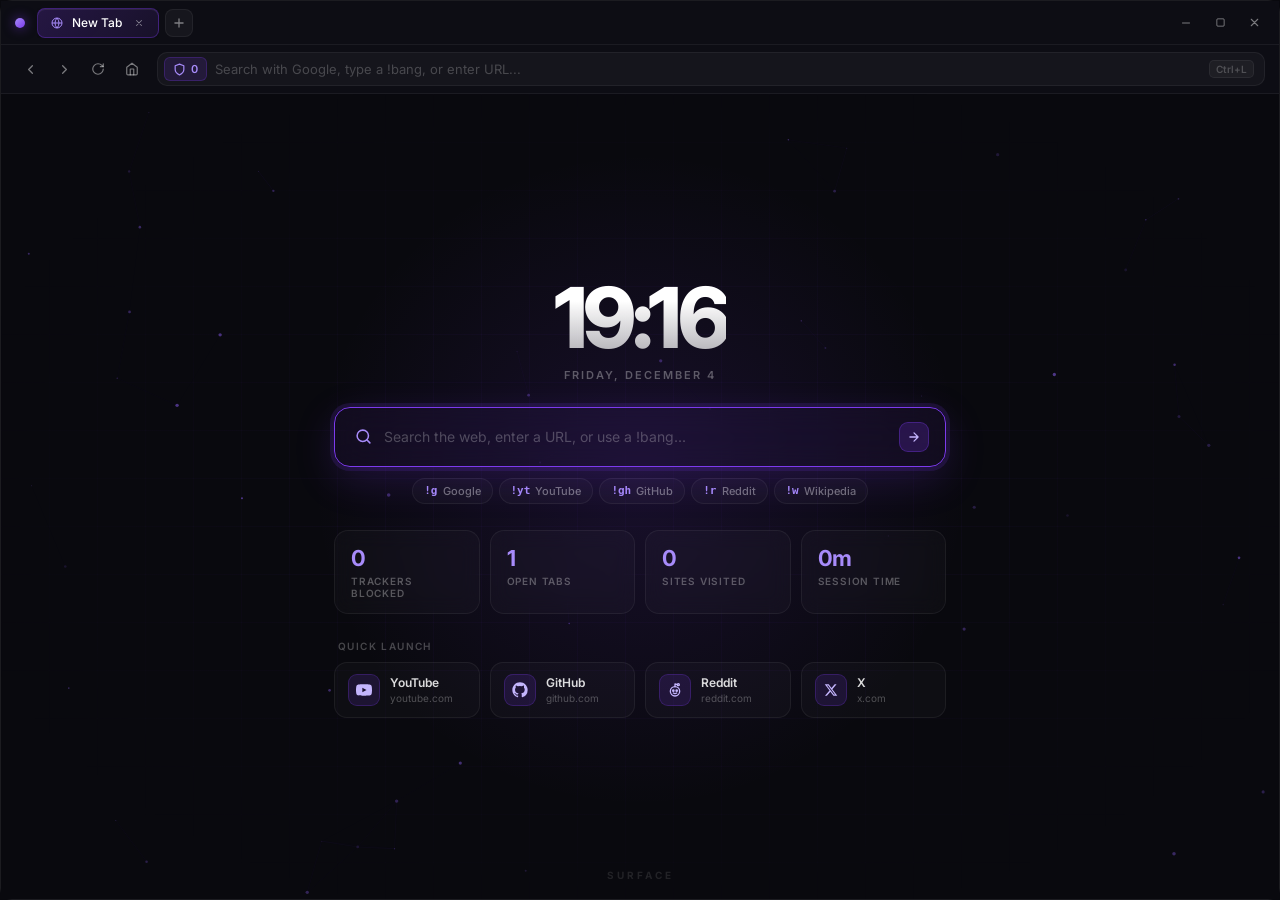
<file: ui/index.html>
<!DOCTYPE html>
<html lang="en">
  <head>
    <meta charset="UTF-8" />
    <meta name="viewport" content="width=device-width, initial-scale=1.0" />
    <title>Surface</title>
    <link rel="stylesheet" href="style.css" />
  </head>
  <body>
    <!-- TITLEBAR -->
    <div id="titlebar" data-tauri-drag-region>
      <div class="app-brand" data-tauri-drag-region>
        <div class="brand-dot"></div>
      </div>

      <div id="tabs">
        <!-- Tabs rendered by main.js -->
      </div>

      <button id="btn-newtab" title="New Tab (Ctrl+T)">
        <svg width="14" height="14" viewBox="0 0 24 24" fill="none" stroke="currentColor" stroke-width="2.2" stroke-linecap="round">
          <path d="M12 5v14M5 12h14"/>
        </svg>
      </button>

      <!-- Drag spacer so empty titlebar area is always draggable -->
      <div class="titlebar-spacer" data-tauri-drag-region></div>

      <div id="controls">
        <button id="btn-minimize" title="Minimize">
          <svg width="12" height="12" viewBox="0 0 24 24" fill="none" stroke="currentColor" stroke-width="2" stroke-linecap="round">
            <path d="M5 12h14"/>
          </svg>
        </button>
        <button id="btn-maximize" title="Maximize">
          <svg width="11" height="11" viewBox="0 0 24 24" fill="none" stroke="currentColor" stroke-width="2" stroke-linejoin="round">
            <rect x="4" y="4" width="16" height="16" rx="2"/>
          </svg>
        </button>
        <button id="btn-close" title="Close">
          <svg width="13" height="13" viewBox="0 0 24 24" fill="none" stroke="currentColor" stroke-width="2" stroke-linecap="round">
            <path d="M18 6 6 18M6 6l12 12"/>
          </svg>
        </button>
      </div>
    </div>

    <!-- NAVBAR -->
    <div id="navbar">
      <div class="nav-actions">
        <button id="nav-back" title="Back">
          <svg width="15" height="15" viewBox="0 0 24 24" fill="none" stroke="currentColor" stroke-width="2" stroke-linecap="round" stroke-linejoin="round">
            <path d="m15 18-6-6 6-6"/>
          </svg>
        </button>
        <button id="nav-forward" title="Forward">
          <svg width="15" height="15" viewBox="0 0 24 24" fill="none" stroke="currentColor" stroke-width="2" stroke-linecap="round" stroke-linejoin="round">
            <path d="m9 18 6-6-6-6"/>
          </svg>
        </button>
        <button id="nav-reload" title="Reload (Ctrl+R)">
          <svg width="14" height="14" viewBox="0 0 24 24" fill="none" stroke="currentColor" stroke-width="2" stroke-linecap="round" stroke-linejoin="round">
            <path d="M21 12a9 9 0 1 1-9-9c2.52 0 4.93 1 6.74 2.74L21 8"/>
            <path d="M21 3v5h-5"/>
          </svg>
        </button>
        <button id="nav-home" title="Home">
          <svg width="14" height="14" viewBox="0 0 24 24" fill="none" stroke="currentColor" stroke-width="2" stroke-linecap="round" stroke-linejoin="round">
            <path d="m3 9 9-7 9 7v11a2 2 0 0 1-2 2H5a2 2 0 0 1-2-2z"/>
            <polyline points="9 22 9 12 15 12 15 22"/>
          </svg>
        </button>
      </div>

      <div class="omnibox">
        <div class="shield-pill" title="Surface Shield Active">
          <svg width="13" height="13" viewBox="0 0 24 24" fill="none" stroke="currentColor" stroke-width="2.2" stroke-linecap="round" stroke-linejoin="round">
            <path d="M12 22s8-4 8-10V5l-8-3-8 3v7c0 6 8 10 8 10z"/>
          </svg>
          <span id="shield-count">0</span>
        </div>

        <span id="bang-indicator" class="bang-pill hidden"></span>

        <input id="urlbar" type="text" placeholder="Search with Google, type a !bang, or enter URL..." spellcheck="false" autocomplete="off" />

        <kbd class="url-shortcut">Ctrl+L</kbd>
      </div>
    </div>

    <!-- CONTENT -->
    <div id="content">
      <iframe id="homepage" src="home.html" frameborder="0"></iframe>
    </div>

    <script src="main.js"></script>
  </body>
</html>
</file>
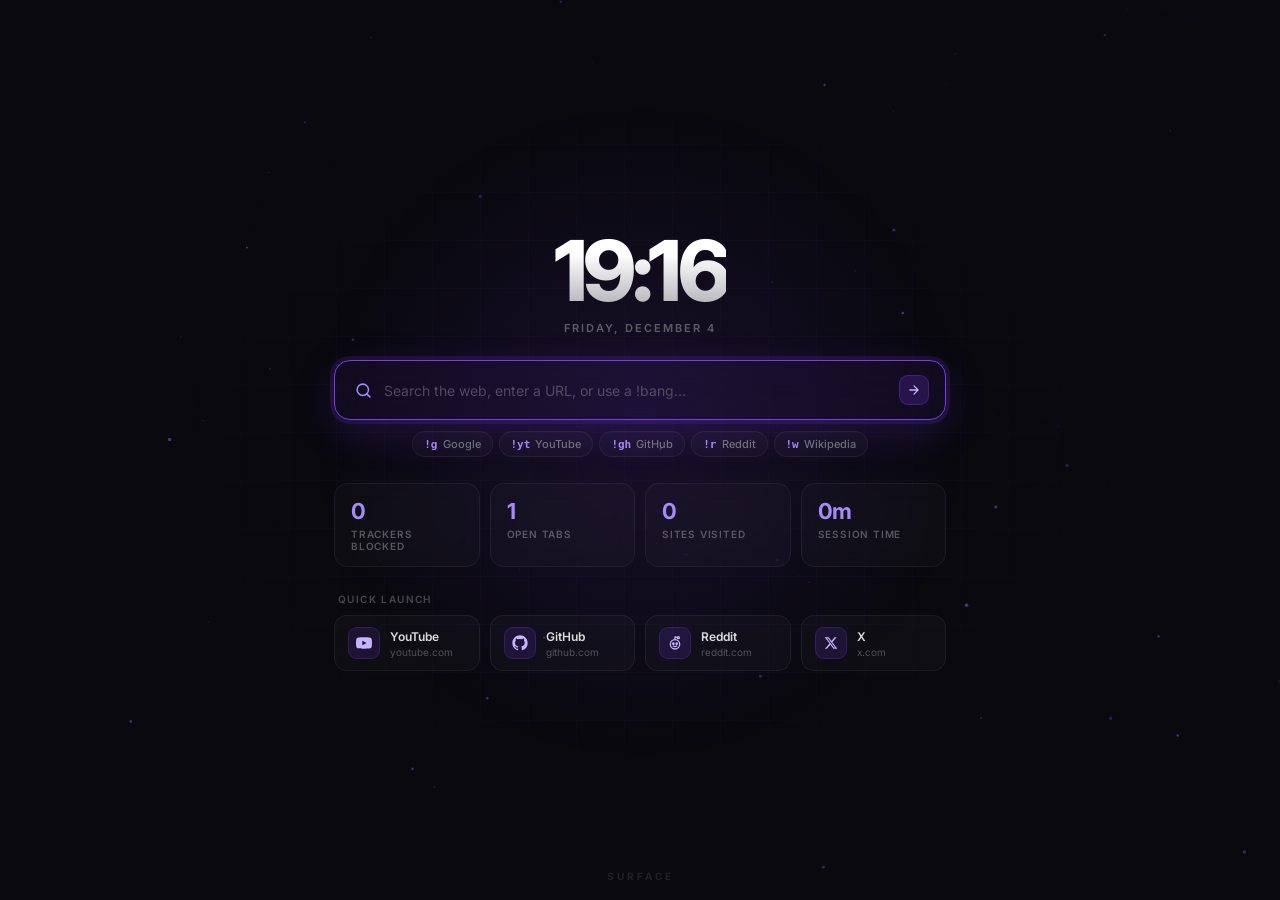
<file: ui/home.html>
<!DOCTYPE html>
<html lang="en">
  <head>
    <meta charset="UTF-8" />
    <meta name="viewport" content="width=device-width, initial-scale=1.0" />
    <title>New Tab</title>
    <style>
      @import url('https://fonts.googleapis.com/css2?family=Inter:wght@300;400;500;600;700;800&display=swap');

      * { margin: 0; padding: 0; box-sizing: border-box; user-select: none; }

      body {
        background: #09090e;
        color: #fff;
        font-family: 'Inter', -apple-system, BlinkMacSystemFont, sans-serif;
        height: 100vh;
        overflow: hidden;
        display: flex;
        flex-direction: column;
        align-items: center;
        justify-content: center;
      }

      /* GRID */
      .grid {
        position: fixed;
        inset: 0;
        background-image:
          linear-gradient(rgba(124, 58, 237, 0.035) 1px, transparent 1px),
          linear-gradient(90deg, rgba(124, 58, 237, 0.035) 1px, transparent 1px);
        background-size: 48px 48px;
        mask-image: radial-gradient(ellipse at center, black 35%, transparent 80%);
        -webkit-mask-image: radial-gradient(ellipse at center, black 35%, transparent 80%);
        pointer-events: none;
        z-index: 0;
      }

      /* PARTICLES */
      canvas {
        position: fixed;
        inset: 0;
        pointer-events: none;
        z-index: 0;
      }

      /* GLOW */
      .glow {
        position: fixed;
        width: 680px;
        height: 680px;
        border-radius: 50%;
        background: radial-gradient(circle, rgba(124, 58, 237, 0.13) 0%, transparent 68%);
        top: 48%;
        left: 50%;
        transform: translate(-50%, -50%);
        pointer-events: none;
        z-index: 0;
      }

      .content {
        position: relative;
        z-index: 1;
        display: flex;
        flex-direction: column;
        align-items: center;
        gap: 26px;
        width: 100%;
        max-width: 660px;
        padding: 0 24px;
      }

      /* CLOCK */
      .top {
        display: flex;
        flex-direction: column;
        align-items: center;
        gap: 8px;
      }

      .clock {
        font-size: 84px;
        font-weight: 800;
        letter-spacing: -4.5px;
        background: linear-gradient(180deg, #ffffff 30%, rgba(255, 255, 255, 0.65) 100%);
        -webkit-background-clip: text;
        -webkit-text-fill-color: transparent;
        line-height: 1;
      }

      .date {
        font-size: 11px;
        font-weight: 600;
        color: rgba(255, 255, 255, 0.32);
        letter-spacing: 0.18em;
        text-transform: uppercase;
      }

      /* SEARCH */
      .search-container {
        width: 100%;
        display: flex;
        flex-direction: column;
        gap: 10px;
      }

      .search-box {
        display: flex;
        align-items: center;
        gap: 12px;
        background: rgba(255, 255, 255, 0.035);
        backdrop-filter: blur(16px);
        border: 1px solid rgba(255, 255, 255, 0.08);
        border-radius: 16px;
        padding: 14px 16px 14px 20px;
        transition: all 0.22s cubic-bezier(0.16, 1, 0.3, 1);
        width: 100%;
        box-shadow: 0 8px 32px rgba(0, 0, 0, 0.3);
      }

      .search-box:focus-within {
        border-color: #7c3aed;
        background: rgba(124, 58, 237, 0.07);
        box-shadow: 0 0 0 4px rgba(124, 58, 237, 0.14),
                    0 12px 40px rgba(124, 58, 237, 0.18);
        transform: translateY(-1px);
      }

      .search-icon {
        color: rgba(255, 255, 255, 0.35);
        flex-shrink: 0;
        transition: color 0.2s;
      }

      .search-box:focus-within .search-icon {
        color: #a78bfa;
      }

      .search-box input {
        flex: 1;
        background: none;
        border: none;
        outline: none;
        color: #fff;
        font-size: 14px;
        font-family: 'Inter', sans-serif;
        user-select: text;
      }

      .search-box input::placeholder {
        color: rgba(255, 255, 255, 0.25);
      }

      .search-submit {
        background: rgba(124, 58, 237, 0.2);
        border: 1px solid rgba(124, 58, 237, 0.35);
        color: #c4b5fd;
        width: 30px;
        height: 30px;
        border-radius: 9px;
        display: flex;
        align-items: center;
        justify-content: center;
        cursor: pointer;
        transition: all 0.15s;
      }

      .search-submit:hover {
        background: #7c3aed;
        color: #fff;
      }

      /* BANG CHIPS */
      .bang-bar {
        display: flex;
        align-items: center;
        justify-content: center;
        gap: 6px;
        flex-wrap: wrap;
      }

      .bang-chip {
        display: inline-flex;
        align-items: center;
        gap: 5px;
        padding: 5px 11px;
        background: rgba(255, 255, 255, 0.025);
        border: 1px solid rgba(255, 255, 255, 0.06);
        border-radius: 999px;
        font-size: 11px;
        font-weight: 500;
        color: rgba(255, 255, 255, 0.4);
        cursor: pointer;
        transition: all 0.15s;
      }

      .bang-chip code {
        color: #a78bfa;
        font-family: monospace;
        font-weight: 700;
      }

      .bang-chip:hover {
        background: rgba(124, 58, 237, 0.14);
        border-color: rgba(124, 58, 237, 0.35);
        color: #fff;
        transform: translateY(-1px);
      }

      /* STATS */
      .stats {
        display: grid;
        grid-template-columns: repeat(4, 1fr);
        gap: 10px;
        width: 100%;
      }

      .stat {
        background: rgba(255, 255, 255, 0.025);
        backdrop-filter: blur(10px);
        border: 1px solid rgba(255, 255, 255, 0.06);
        border-radius: 14px;
        padding: 14px 16px;
        display: flex;
        flex-direction: column;
        gap: 4px;
        transition: all 0.2s;
      }

      .stat:hover {
        background: rgba(124, 58, 237, 0.07);
        border-color: rgba(124, 58, 237, 0.22);
        transform: translateY(-2px);
      }

      .stat-value {
        font-size: 22px;
        font-weight: 700;
        color: #fff;
        letter-spacing: -0.5px;
      }

      .stat-value span {
        color: #a78bfa;
      }

      .stat-label {
        font-size: 10px;
        font-weight: 600;
        color: rgba(255, 255, 255, 0.3);
        text-transform: uppercase;
        letter-spacing: 0.08em;
      }

      /* PINNED SITES */
      .section-wrapper {
        width: 100%;
        display: flex;
        flex-direction: column;
        gap: 10px;
      }

      .section-label {
        font-size: 10px;
        font-weight: 600;
        color: rgba(255, 255, 255, 0.25);
        text-transform: uppercase;
        letter-spacing: 0.14em;
        padding-left: 4px;
      }

      .recents {
        display: grid;
        grid-template-columns: repeat(4, 1fr);
        gap: 10px;
        width: 100%;
      }

      .recent {
        display: flex;
        align-items: center;
        gap: 10px;
        padding: 11px 13px;
        background: rgba(255, 255, 255, 0.025);
        border: 1px solid rgba(255, 255, 255, 0.06);
        border-radius: 13px;
        cursor: pointer;
        transition: all 0.18s cubic-bezier(0.16, 1, 0.3, 1);
        overflow: hidden;
        min-width: 0;
      }

      .recent:hover {
        background: rgba(124, 58, 237, 0.1);
        border-color: rgba(124, 58, 237, 0.3);
        transform: translateY(-2px);
        box-shadow: 0 6px 20px rgba(0, 0, 0, 0.25);
      }

      .recent-favicon {
        width: 32px;
        height: 32px;
        border-radius: 9px;
        background: rgba(124, 58, 237, 0.14);
        border: 1px solid rgba(124, 58, 237, 0.25);
        color: #c4b5fd;
        display: flex;
        align-items: center;
        justify-content: center;
        flex-shrink: 0;
      }

      .recent-info {
        display: flex;
        flex-direction: column;
        gap: 2px;
        min-width: 0;
      }

      .recent-title {
        font-size: 12px;
        font-weight: 600;
        color: rgba(255, 255, 255, 0.85);
        white-space: nowrap;
        overflow: hidden;
        text-overflow: ellipsis;
      }

      .recent-url {
        font-size: 10px;
        color: rgba(255, 255, 255, 0.28);
        white-space: nowrap;
        overflow: hidden;
        text-overflow: ellipsis;
      }

      .wordmark {
        position: fixed;
        bottom: 18px;
        font-size: 10px;
        font-weight: 700;
        letter-spacing: 0.3em;
        color: rgba(255, 255, 255, 0.1);
        text-transform: uppercase;
        z-index: 1;
      }
    </style>
  </head>
  <body>
    <div class="grid"></div>
    <canvas id="particles"></canvas>
    <div class="glow"></div>

    <div class="content">
      <div class="top">
        <div class="clock" id="clock">00:00</div>
        <div class="date" id="date"></div>
      </div>

      <div class="search-container">
        <div class="search-box">
          <svg class="search-icon" width="17" height="17" viewBox="0 0 24 24" fill="none" stroke="currentColor" stroke-width="2.2" stroke-linecap="round">
            <circle cx="11" cy="11" r="8"/><path d="m21 21-4.35-4.35"/>
          </svg>
          <input id="search-input" type="text" placeholder="Search the web, enter a URL, or use a !bang..." autofocus autocomplete="off" spellcheck="false" />
          <button class="search-submit" id="search-btn" title="Go">
            <svg width="14" height="14" viewBox="0 0 24 24" fill="none" stroke="currentColor" stroke-width="2.2" stroke-linecap="round" stroke-linejoin="round">
              <path d="M5 12h14M12 5l7 7-7 7"/>
            </svg>
          </button>
        </div>

        <div class="bang-bar">
          <div class="bang-chip" onclick="useBang('!g ')"><code>!g</code> Google</div>
          <div class="bang-chip" onclick="useBang('!yt ')"><code>!yt</code> YouTube</div>
          <div class="bang-chip" onclick="useBang('!gh ')"><code>!gh</code> GitHub</div>
          <div class="bang-chip" onclick="useBang('!r ')"><code>!r</code> Reddit</div>
          <div class="bang-chip" onclick="useBang('!w ')"><code>!w</code> Wikipedia</div>
        </div>
      </div>

      <div class="stats">
        <div class="stat">
          <div class="stat-value" id="stat-blocked"><span>0</span></div>
          <div class="stat-label">Trackers Blocked</div>
        </div>
        <div class="stat">
          <div class="stat-value" id="stat-tabs"><span>1</span></div>
          <div class="stat-label">Open Tabs</div>
        </div>
        <div class="stat">
          <div class="stat-value" id="stat-sites"><span>0</span></div>
          <div class="stat-label">Sites Visited</div>
        </div>
        <div class="stat">
          <div class="stat-value" id="stat-time"><span>0m</span></div>
          <div class="stat-label">Session Time</div>
        </div>
      </div>

      <div class="section-wrapper">
        <div class="section-label">Quick Launch</div>
        <div class="recents" id="recents">
          <div class="recent" onclick="go('https://youtube.com')">
            <div class="recent-favicon">
              <svg width="16" height="16" viewBox="0 0 24 24" fill="currentColor">
                <path d="M23.5 6.2a3 3 0 0 0-2.1-2.1C19.5 3.5 12 3.5 12 3.5s-7.5 0-9.4.6A3 3 0 0 0 .5 6.2 31.5 31.5 0 0 0 0 12a31.5 31.5 0 0 0 .5 5.8 3 3 0 0 0 2.1 2.1c1.9.6 9.4.6 9.4.6s7.5 0 9.4-.6a3 3 0 0 0 2.1-2.1c.5-1.9.5-5.8.5-5.8s0-3.9-.5-5.8zM9.5 15.5v-7l6.3 3.5-6.3 3.5z"/>
              </svg>
            </div>
            <div class="recent-info">
              <div class="recent-title">YouTube</div>
              <div class="recent-url">youtube.com</div>
            </div>
          </div>

          <div class="recent" onclick="go('https://github.com')">
            <div class="recent-favicon">
              <svg width="16" height="16" viewBox="0 0 24 24" fill="currentColor">
                <path d="M12 .5C5.65.5.5 5.65.5 12c0 5.1 3.3 9.4 7.9 10.9.6.1.8-.25.8-.55v-2c-3.2.7-3.9-1.5-3.9-1.5-.5-1.3-1.3-1.7-1.3-1.7-1-.7.1-.7.1-.7 1.1.1 1.7 1.2 1.7 1.2 1 1.7 2.7 1.2 3.3.9.1-.7.4-1.2.7-1.5-2.55-.3-5.25-1.3-5.25-5.7 0-1.25.45-2.3 1.2-3.1-.1-.3-.5-1.5.1-3.1 0 0 .95-.3 3.1 1.2a10.8 10.8 0 0 1 5.7 0c2.15-1.5 3.1-1.2 3.1-1.2.6 1.6.2 2.8.1 3.1.75.8 1.2 1.85 1.2 3.1 0 4.4-2.7 5.4-5.25 5.7.4.35.8 1.05.8 2.1v3.1c0 .3.2.65.8.55A11.5 11.5 0 0 0 23.5 12C23.5 5.65 18.35.5 12 .5z"/>
              </svg>
            </div>
            <div class="recent-info">
              <div class="recent-title">GitHub</div>
              <div class="recent-url">github.com</div>
            </div>
          </div>

          <div class="recent" onclick="go('https://reddit.com')">
            <div class="recent-favicon">
              <svg width="16" height="16" viewBox="0 0 24 24" fill="none" stroke="currentColor" stroke-width="2" stroke-linecap="round" stroke-linejoin="round">
                <circle cx="12" cy="14" r="7"/>
                <circle cx="9.5" cy="13" r="1" fill="currentColor"/>
                <circle cx="14.5" cy="13" r="1" fill="currentColor"/>
                <path d="M9.5 16.5c1.5 1 3.5 1 5 0"/>
                <path d="M12 7V3l4 1"/>
                <circle cx="17" cy="4" r="1.5"/>
              </svg>
            </div>
            <div class="recent-info">
              <div class="recent-title">Reddit</div>
              <div class="recent-url">reddit.com</div>
            </div>
          </div>

          <div class="recent" onclick="go('https://x.com')">
            <div class="recent-favicon">
              <svg width="14" height="14" viewBox="0 0 24 24" fill="currentColor">
                <path d="M18.244 2.25h3.308l-7.227 8.26 8.502 11.24H16.17l-5.214-6.817L4.99 21.75H1.68l7.73-8.835L1.254 2.25H8.08l4.713 6.231zm-1.161 17.52h1.833L7.084 4.126H5.117z"/>
              </svg>
            </div>
            <div class="recent-info">
              <div class="recent-title">X</div>
              <div class="recent-url">x.com</div>
            </div>
          </div>
        </div>
      </div>
    </div>

    <div class="wordmark">Surface</div>

    <script>
      // CLOCK
      function updateClock() {
        const now = new Date();
        const h = String(now.getHours()).padStart(2, '0');
        const m = String(now.getMinutes()).padStart(2, '0');
        document.getElementById('clock').textContent = `${h}:${m}`;
        const days = ['Sunday','Monday','Tuesday','Wednesday','Thursday','Friday','Saturday'];
        const months = ['January','February','March','April','May','June','July','August','September','October','November','December'];
        document.getElementById('date').textContent =
          `${days[now.getDay()]}, ${months[now.getMonth()]} ${now.getDate()}`;
      }
      updateClock();
      setInterval(updateClock, 1000);

      // SESSION TIMER
      const sessionStart = Date.now();
      setInterval(() => {
        const mins = Math.floor((Date.now() - sessionStart) / 60000);
        document.getElementById('stat-time').innerHTML = `<span>${mins}m</span>`;
      }, 5000);

      // PARTICLES
      const canvas = document.getElementById('particles');
      const ctx = canvas.getContext('2d');
      canvas.width = window.innerWidth;
      canvas.height = window.innerHeight;
      const particles = Array.from({ length: 55 }, () => ({
        x: Math.random() * canvas.width,
        y: Math.random() * canvas.height,
        r: Math.random() * 1.5 + 0.3,
        dx: (Math.random() - 0.5) * 0.28,
        dy: (Math.random() - 0.5) * 0.28,
        alpha: Math.random() * 0.4 + 0.1,
      }));

      function drawParticles() {
        ctx.clearRect(0, 0, canvas.width, canvas.height);
        particles.forEach(p => {
          ctx.beginPath();
          ctx.arc(p.x, p.y, p.r, 0, Math.PI * 2);
          ctx.fillStyle = `rgba(147, 100, 255, ${p.alpha})`;
          ctx.fill();
          p.x += p.dx;
          p.y += p.dy;
          if (p.x < 0 || p.x > canvas.width) p.dx *= -1;
          if (p.y < 0 || p.y > canvas.height) p.dy *= -1;
        });
        for (let i = 0; i < particles.length; i++) {
          for (let j = i + 1; j < particles.length; j++) {
            const dx = particles[i].x - particles[j].x;
            const dy = particles[i].y - particles[j].y;
            const dist = Math.sqrt(dx * dx + dy * dy);
            if (dist < 100) {
              ctx.beginPath();
              ctx.moveTo(particles[i].x, particles[i].y);
              ctx.lineTo(particles[j].x, particles[j].y);
              ctx.strokeStyle = `rgba(124, 58, 237, ${0.12 * (1 - dist / 100)})`;
              ctx.lineWidth = 0.5;
              ctx.stroke();
            }
          }
        }
        requestAnimationFrame(drawParticles);
      }
      drawParticles();
      window.addEventListener('resize', () => {
        canvas.width = window.innerWidth;
        canvas.height = window.innerHeight;
      });

      // SEARCH & BANGS
      const searchInput = document.getElementById('search-input');
      searchInput.addEventListener('keydown', e => {
        if (e.key === 'Enter') go(e.target.value);
      });
      document.getElementById('search-btn').addEventListener('click', () => {
        go(searchInput.value);
      });

      function useBang(prefix) {
        searchInput.value = prefix;
        searchInput.focus();
      }

      function go(url) {
        if (!url || !url.trim()) return;
        window.parent.postMessage({ type: 'navigate', url }, '*');
      }

      // SYNC STATS FROM PARENT
      window.addEventListener('message', (event) => {
        if (event.data && event.data.type === 'stats-update') {
          document.getElementById('stat-tabs').innerHTML = `<span>${event.data.tabsCount}</span>`;
          document.getElementById('stat-sites').innerHTML = `<span>${event.data.sitesVisited}</span>`;
          document.getElementById('stat-blocked').innerHTML = `<span>${event.data.trackersBlocked}</span>`;
        }
      });

      window.parent.postMessage({ type: 'request-stats' }, '*');
    </script>
  </body>
</html>
</file>
<file: ui/style.css>
@import url('https://fonts.googleapis.com/css2?family=Inter:wght@400;500;600;700&display=swap');

:root {
  --bg-base: #09090e;
  --bg-chrome: #0d0d14;
  --bg-elevated: rgba(255, 255, 255, 0.04);
  --bg-hover: rgba(255, 255, 255, 0.07);
  --accent: #7c3aed;
  --accent-light: #a78bfa;
  --accent-soft: rgba(124, 58, 237, 0.14);
  --accent-border: rgba(124, 58, 237, 0.35);
  --border-subtle: rgba(255, 255, 255, 0.06);
  --text-main: #f4f4f6;
  --text-muted: rgba(255, 255, 255, 0.45);
  --text-dim: rgba(255, 255, 255, 0.22);
}

* {
  margin: 0;
  padding: 0;
  box-sizing: border-box;
  user-select: none;
}

body {
  background: var(--bg-base);
  color: var(--text-main);
  font-family: 'Inter', -apple-system, BlinkMacSystemFont, sans-serif;
  height: 100vh;
  overflow: hidden;
  display: flex;
  flex-direction: column;
  border-radius: 12px;
  border: 1px solid rgba(255, 255, 255, 0.08);
}

/* TITLEBAR */
#titlebar {
  display: flex;
  align-items: center;
  height: 44px;
  padding: 0 10px 0 14px;
  background: var(--bg-chrome);
  border-bottom: 1px solid var(--border-subtle);
  flex-shrink: 0;
  gap: 6px;
}

.app-brand {
  display: flex;
  align-items: center;
  padding-right: 6px;
}

.brand-dot {
  width: 10px;
  height: 10px;
  border-radius: 50%;
  background: linear-gradient(135deg, #a78bfa, #7c3aed);
  box-shadow: 0 0 12px rgba(124, 58, 237, 0.65);
  pointer-events: none;
}

#tabs {
  display: flex;
  align-items: center;
  gap: 5px;
  overflow-x: auto;
  max-width: calc(100vw - 200px);
  scrollbar-width: none;
}

#tabs::-webkit-scrollbar {
  display: none;
}

.tab {
  display: flex;
  align-items: center;
  gap: 8px;
  height: 30px;
  padding: 0 10px 0 12px;
  background: rgba(255, 255, 255, 0.025);
  border: 1px solid var(--border-subtle);
  border-radius: 8px;
  font-size: 12px;
  font-weight: 500;
  color: var(--text-muted);
  cursor: pointer;
  transition: all 0.16s cubic-bezier(0.16, 1, 0.3, 1);
  min-width: 120px;
  max-width: 200px;
  flex-shrink: 0;
}

.tab:hover:not(.active) {
  background: var(--bg-hover);
  color: rgba(255, 255, 255, 0.8);
}

.tab.active {
  background: linear-gradient(135deg, rgba(124, 58, 237, 0.22), rgba(124, 58, 237, 0.1));
  color: #fff;
  border-color: var(--accent-border);
  box-shadow: 0 2px 10px rgba(0, 0, 0, 0.25), inset 0 1px 0 rgba(255, 255, 255, 0.08);
}

.tab-favicon {
  width: 14px;
  height: 14px;
  border-radius: 3px;
  display: flex;
  align-items: center;
  justify-content: center;
  flex-shrink: 0;
  color: var(--accent-light);
}

.tab-title {
  flex: 1;
  white-space: nowrap;
  overflow: hidden;
  text-overflow: ellipsis;
}

.tab-close {
  width: 18px;
  height: 18px;
  border-radius: 5px;
  border: none;
  background: transparent;
  color: var(--text-muted);
  display: flex;
  align-items: center;
  justify-content: center;
  cursor: pointer;
  opacity: 0;
  transition: all 0.15s;
}

.tab:hover .tab-close,
.tab.active .tab-close {
  opacity: 1;
}

.tab-close:hover {
  background: rgba(239, 68, 68, 0.2);
  color: #f87171;
}

#btn-newtab {
  background: var(--bg-elevated);
  border: 1px solid var(--border-subtle);
  border-radius: 8px;
  color: var(--text-muted);
  width: 28px;
  height: 28px;
  cursor: pointer;
  display: flex;
  align-items: center;
  justify-content: center;
  transition: all 0.15s;
  flex-shrink: 0;
}

#btn-newtab:hover {
  background: var(--accent);
  border-color: transparent;
  color: #fff;
  box-shadow: 0 0 14px rgba(124, 58, 237, 0.4);
}

.titlebar-spacer {
  flex: 1;
  height: 100%;
  min-width: 30px;
}

#controls {
  display: flex;
  gap: 4px;
}

#controls button {
  background: none;
  border: none;
  color: var(--text-muted);
  cursor: pointer;
  width: 30px;
  height: 28px;
  border-radius: 7px;
  display: flex;
  align-items: center;
  justify-content: center;
  transition: all 0.15s;
}

#controls button:hover {
  background: var(--bg-hover);
  color: #fff;
}

#controls #btn-close:hover {
  background: #e11d48;
  color: #fff;
}

/* NAVBAR */
#navbar {
  display: flex;
  align-items: center;
  gap: 10px;
  padding: 7px 14px;
  background: var(--bg-chrome);
  border-bottom: 1px solid var(--border-subtle);
  flex-shrink: 0;
}

.nav-actions {
  display: flex;
  align-items: center;
  gap: 4px;
}

.nav-actions button {
  background: transparent;
  border: 1px solid transparent;
  color: var(--text-muted);
  cursor: pointer;
  width: 30px;
  height: 30px;
  border-radius: 8px;
  display: flex;
  align-items: center;
  justify-content: center;
  transition: all 0.15s;
  flex-shrink: 0;
}

.nav-actions button:hover {
  background: var(--bg-hover);
  border-color: var(--border-subtle);
  color: #fff;
}

.nav-actions button:active {
  transform: scale(0.94);
}

/* OMNIBOX */
.omnibox {
  flex: 1;
  display: flex;
  align-items: center;
  gap: 8px;
  background: rgba(255, 255, 255, 0.035);
  border: 1px solid var(--border-subtle);
  border-radius: 10px;
  padding: 0 10px 0 6px;
  height: 34px;
  transition: all 0.18s ease;
}

.omnibox:focus-within {
  border-color: var(--accent);
  background: rgba(124, 58, 237, 0.06);
  box-shadow: 0 0 0 3px rgba(124, 58, 237, 0.14);
}

.shield-pill {
  display: flex;
  align-items: center;
  gap: 5px;
  padding: 4px 8px;
  border-radius: 6px;
  background: rgba(124, 58, 237, 0.14);
  border: 1px solid rgba(124, 58, 237, 0.25);
  color: var(--accent-light);
  font-size: 11px;
  font-weight: 600;
  cursor: pointer;
  transition: all 0.15s;
}

.shield-pill:hover {
  background: rgba(124, 58, 237, 0.25);
}

.bang-pill {
  padding: 3px 8px;
  border-radius: 6px;
  background: var(--accent);
  color: #fff;
  font-size: 11px;
  font-weight: 600;
  letter-spacing: 0.02em;
  flex-shrink: 0;
}

.bang-pill.hidden {
  display: none;
}

#urlbar {
  flex: 1;
  background: transparent;
  border: none;
  color: #fff;
  font-size: 13px;
  font-family: 'Inter', sans-serif;
  outline: none;
  user-select: text;
}

#urlbar::placeholder {
  color: var(--text-dim);
}

.url-shortcut {
  font-family: 'Inter', sans-serif;
  font-size: 10px;
  font-weight: 600;
  color: var(--text-dim);
  background: rgba(255, 255, 255, 0.04);
  border: 1px solid rgba(255, 255, 255, 0.06);
  padding: 2px 6px;
  border-radius: 5px;
  pointer-events: none;
}

.omnibox:focus-within .url-shortcut {
  opacity: 0;
}

/* CONTENT */
#content {
  flex: 1;
  background: var(--bg-base);
  position: relative;
  overflow: hidden;
}

#homepage {
  width: 100%;
  height: 100%;
  border: none;
}
</file>
